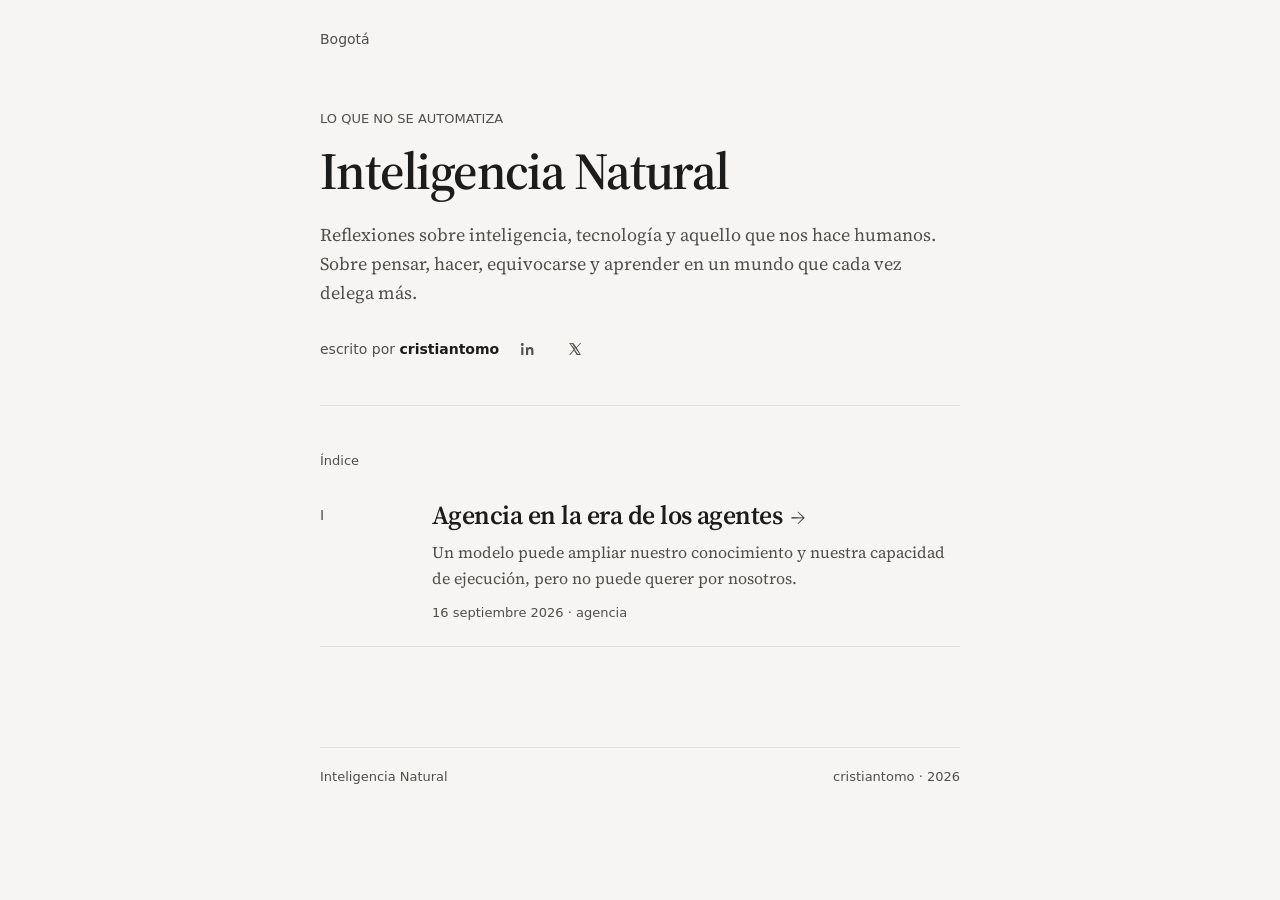
<file: index.html>
<!DOCTYPE html>
<html lang="es">
<head>
  <meta charset="UTF-8">
  <meta name="viewport" content="width=device-width, initial-scale=1.0">
  <title>Inteligencia Natural</title>
  <link rel="preconnect" href="https://fonts.googleapis.com">
  <link rel="preconnect" href="https://fonts.gstatic.com" crossorigin>
  <link href="https://fonts.googleapis.com/css2?family=Source+Serif+4:ital,opsz,wght@0,8..60,400;0,8..60,600;1,8..60,400&display=swap" rel="stylesheet">
  <link rel="stylesheet" href="styles.css">
</head>
<body>
  <header class="site-header">
    <div class="wrap header-bar">
      <a class="brand" href="index.html">Bogotá</a>
    </div>
  </header>

  <main>
    <section class="cover">
      <div class="wrap">
        <p class="cover-kicker">LO QUE NO SE AUTOMATIZA</p>
        <h1>Inteligencia Natural</h1>
        <p class="dedication">Reflexiones sobre inteligencia, tecnología y aquello que nos hace humanos. Sobre pensar, hacer, equivocarse y aprender en un mundo que cada vez delega más.</p>
        <div class="byline-row">
          <p class="byline">escrito por <strong>cristiantomo</strong></p>
          <div class="byline-actions">
            <a class="icon-btn" href="https://www.linkedin.com/in/cristiantomo/" target="_blank" rel="noopener noreferrer" aria-label="LinkedIn">
              <svg viewBox="0 0 24 24" aria-hidden="true"><g transform="translate(12 12) scale(1.28) translate(-12 -12)"><path d="M6.5 8.5A1.75 1.75 0 1 1 6.5 5a1.75 1.75 0 0 1 0 3.5ZM5.25 10h2.5v9h-2.5v-9ZM10.25 10H13v1.23c.4-.78 1.4-1.48 2.88-1.48 3.08 0 3.62 1.86 3.62 4.66V19h-2.5v-4.2c0-1.2-.02-2.74-1.67-2.74-1.67 0-1.93 1.3-1.93 2.65V19h-2.5v-9Z"/></g></svg>
            </a>
            <a class="icon-btn" href="https://x.com/cristiantomo" target="_blank" rel="noopener noreferrer" aria-label="Twitter / X">
              <svg viewBox="0 0 24 24" aria-hidden="true"><path d="M14.7 10.3 21.2 3h-1.54l-5.66 6.35L9.5 3H3.2l6.82 9.73L3.2 21h1.54l5.96-6.7L14.5 21h6.3l-6.1-10.7Zm-2.1 2.37-.7-.97L5.3 4.17h2.36l4.45 6.2.69.97 5.8 8.08h-2.36l-4.64-6.75Z"/></svg>
            </a>
          </div>
        </div>
        <hr class="rule">
      </div>
    </section>

    <section class="toc">
      <div class="wrap">
        <p class="toc-label">Índice</p>

        <a class="chapter" href="agencia.html">
          <span class="chapter-num">I</span>
          <div>
            <h2>Agencia en la era de los agentes</h2>
            <p>Un modelo puede ampliar nuestro conocimiento y nuestra capacidad de ejecución, pero no puede querer por nosotros.</p>
            <span class="chapter-meta">16 septiembre 2026 · agencia</span>
          </div>
        </a>
      </div>
    </section>
  </main>

  <div class="wrap">
    <footer>
      <span>Inteligencia Natural</span>
      <span>cristiantomo · 2026</span>
    </footer>
  </div>

</body>
</html>
</file>
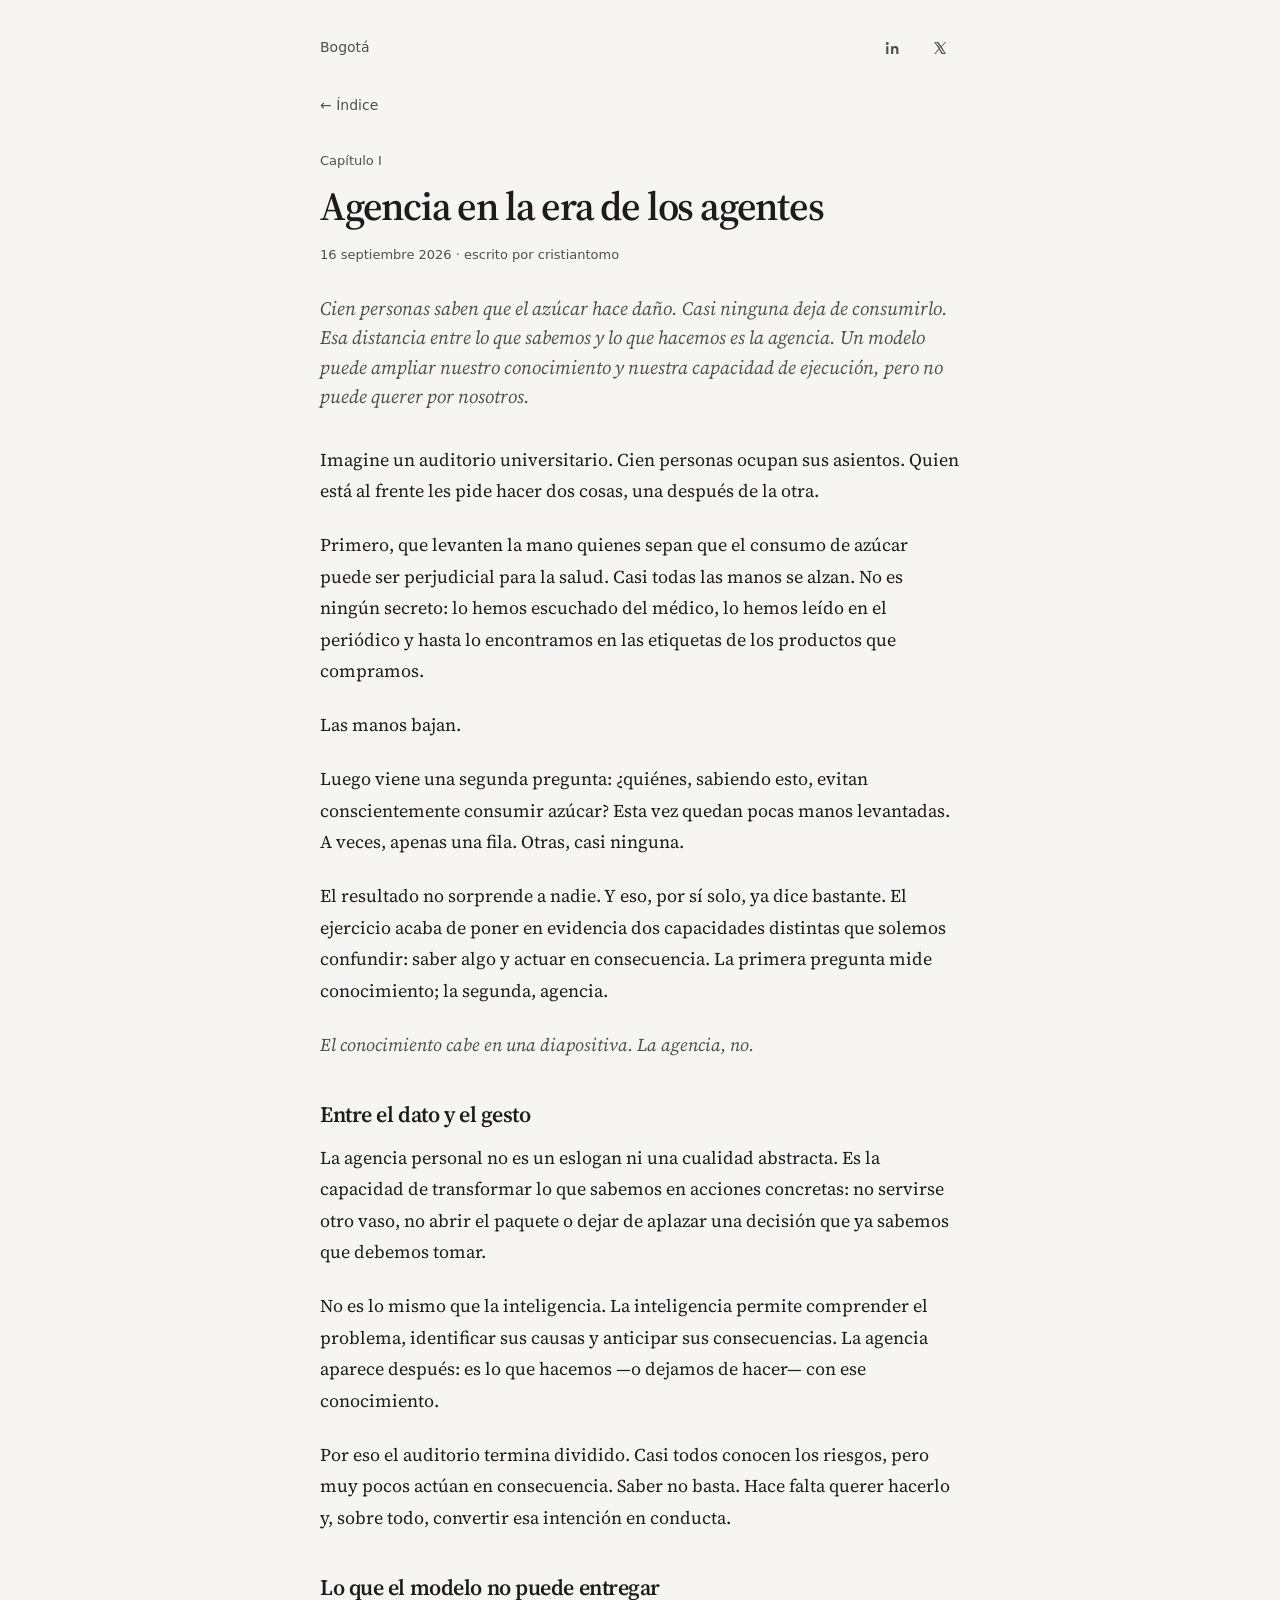
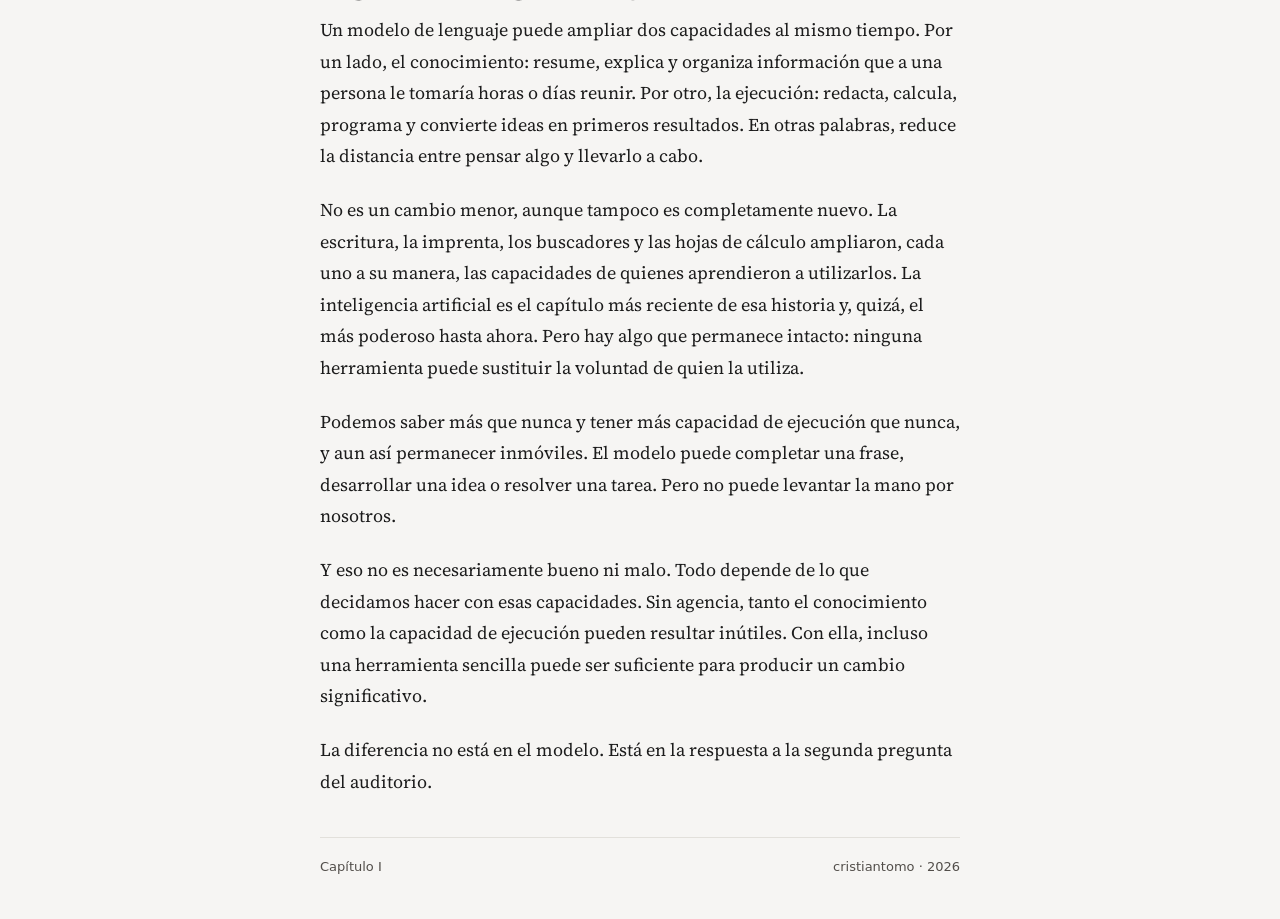
<file: agencia.html>
<!DOCTYPE html>
<html lang="es">
<head>
  <meta charset="UTF-8">
  <meta name="viewport" content="width=device-width, initial-scale=1.0">
  <title>Agencia en la era de los agentes — Inteligencia Natural</title>
  <link rel="preconnect" href="https://fonts.googleapis.com">
  <link rel="preconnect" href="https://fonts.gstatic.com" crossorigin>
  <link href="https://fonts.googleapis.com/css2?family=Source+Serif+4:ital,opsz,wght@0,8..60,400;0,8..60,600;1,8..60,400&display=swap" rel="stylesheet">
  <link rel="stylesheet" href="styles.css">
</head>
<body>
  <header class="site-header">
    <div class="wrap-narrow header-bar">
      <a class="brand" href="index.html">Bogotá</a>
      <div class="header-actions">
        <a class="icon-btn" href="https://www.linkedin.com/in/cristiantomo/" target="_blank" rel="noopener noreferrer" aria-label="LinkedIn">
          <svg viewBox="0 0 24 24" aria-hidden="true"><g transform="translate(12 12) scale(1.28) translate(-12 -12)"><path d="M6.5 8.5A1.75 1.75 0 1 1 6.5 5a1.75 1.75 0 0 1 0 3.5ZM5.25 10h2.5v9h-2.5v-9ZM10.25 10H13v1.23c.4-.78 1.4-1.48 2.88-1.48 3.08 0 3.62 1.86 3.62 4.66V19h-2.5v-4.2c0-1.2-.02-2.74-1.67-2.74-1.67 0-1.93 1.3-1.93 2.65V19h-2.5v-9Z"/></g></svg>
        </a>
        <a class="icon-btn" href="https://x.com/cristiantomo" target="_blank" rel="noopener noreferrer" aria-label="Twitter / X">
          <svg viewBox="0 0 24 24" aria-hidden="true"><path d="M14.7 10.3 21.2 3h-1.54l-5.66 6.35L9.5 3H3.2l6.82 9.73L3.2 21h1.54l5.96-6.7L14.5 21h6.3l-6.1-10.7Zm-2.1 2.37-.7-.97L5.3 4.17h2.36l4.45 6.2.69.97 5.8 8.08h-2.36l-4.64-6.75Z"/></svg>
        </a>
      </div>
    </div>
  </header>

  <main class="wrap-narrow">
    <a class="back" href="index.html">← Índice</a>

    <header class="article-header">
      <p class="chapter-label">Capítulo I</p>
      <h1>Agencia en la era de los agentes</h1>
      <p class="dateline">16 septiembre 2026 · escrito por cristiantomo</p>
      <p class="summary">Cien personas saben que el azúcar hace daño. Casi ninguna deja de consumirlo. Esa distancia entre lo que sabemos y lo que hacemos es la agencia. Un modelo puede ampliar nuestro conocimiento y nuestra capacidad de ejecución, pero no puede querer por nosotros.</p>
    </header>

    <article class="article-body">
      <p>Imagine un auditorio universitario. Cien personas ocupan sus asientos. Quien está al frente les pide hacer dos cosas, una después de la otra.</p>
      <p>Primero, que levanten la mano quienes sepan que el consumo de azúcar puede ser perjudicial para la salud. Casi todas las manos se alzan. No es ningún secreto: lo hemos escuchado del médico, lo hemos leído en el periódico y hasta lo encontramos en las etiquetas de los productos que compramos.</p>
      <p>Las manos bajan.</p>
      <p>Luego viene una segunda pregunta: ¿quiénes, sabiendo esto, evitan conscientemente consumir azúcar? Esta vez quedan pocas manos levantadas. A veces, apenas una fila. Otras, casi ninguna.</p>
      <p>El resultado no sorprende a nadie. Y eso, por sí solo, ya dice bastante. El ejercicio acaba de poner en evidencia dos capacidades distintas que solemos confundir: saber algo y actuar en consecuencia. La primera pregunta mide conocimiento; la segunda, agencia.</p>
      <p class="ash">El conocimiento cabe en una diapositiva. La agencia, no.</p>
      <h2>Entre el dato y el gesto</h2>
      <p>La agencia personal no es un eslogan ni una cualidad abstracta. Es la capacidad de transformar lo que sabemos en acciones concretas: no servirse otro vaso, no abrir el paquete o dejar de aplazar una decisión que ya sabemos que debemos tomar.</p>
      <p>No es lo mismo que la inteligencia. La inteligencia permite comprender el problema, identificar sus causas y anticipar sus consecuencias. La agencia aparece después: es lo que hacemos —o dejamos de hacer— con ese conocimiento.</p>
      <p>Por eso el auditorio termina dividido. Casi todos conocen los riesgos, pero muy pocos actúan en consecuencia. Saber no basta. Hace falta querer hacerlo y, sobre todo, convertir esa intención en conducta.</p>
      <h2>Lo que el modelo no puede entregar</h2>
      <p>Un modelo de lenguaje puede ampliar dos capacidades al mismo tiempo. Por un lado, el conocimiento: resume, explica y organiza información que a una persona le tomaría horas o días reunir. Por otro, la ejecución: redacta, calcula, programa y convierte ideas en primeros resultados. En otras palabras, reduce la distancia entre pensar algo y llevarlo a cabo.</p>
      <p>No es un cambio menor, aunque tampoco es completamente nuevo. La escritura, la imprenta, los buscadores y las hojas de cálculo ampliaron, cada uno a su manera, las capacidades de quienes aprendieron a utilizarlos. La inteligencia artificial es el capítulo más reciente de esa historia y, quizá, el más poderoso hasta ahora. Pero hay algo que permanece intacto: ninguna herramienta puede sustituir la voluntad de quien la utiliza.</p>
      <p>Podemos saber más que nunca y tener más capacidad de ejecución que nunca, y aun así permanecer inmóviles. El modelo puede completar una frase, desarrollar una idea o resolver una tarea. Pero no puede levantar la mano por nosotros.</p>
      <p>Y eso no es necesariamente bueno ni malo. Todo depende de lo que decidamos hacer con esas capacidades. Sin agencia, tanto el conocimiento como la capacidad de ejecución pueden resultar inútiles. Con ella, incluso una herramienta sencilla puede ser suficiente para producir un cambio significativo.</p>
      <p>La diferencia no está en el modelo. Está en la respuesta a la segunda pregunta del auditorio.</p>
    </article>
  </main>

  <div class="wrap-narrow">
    <footer>
      <span>Capítulo I</span>
      <span>cristiantomo · 2026</span>
    </footer>
  </div>

</body>
</html>
</file>
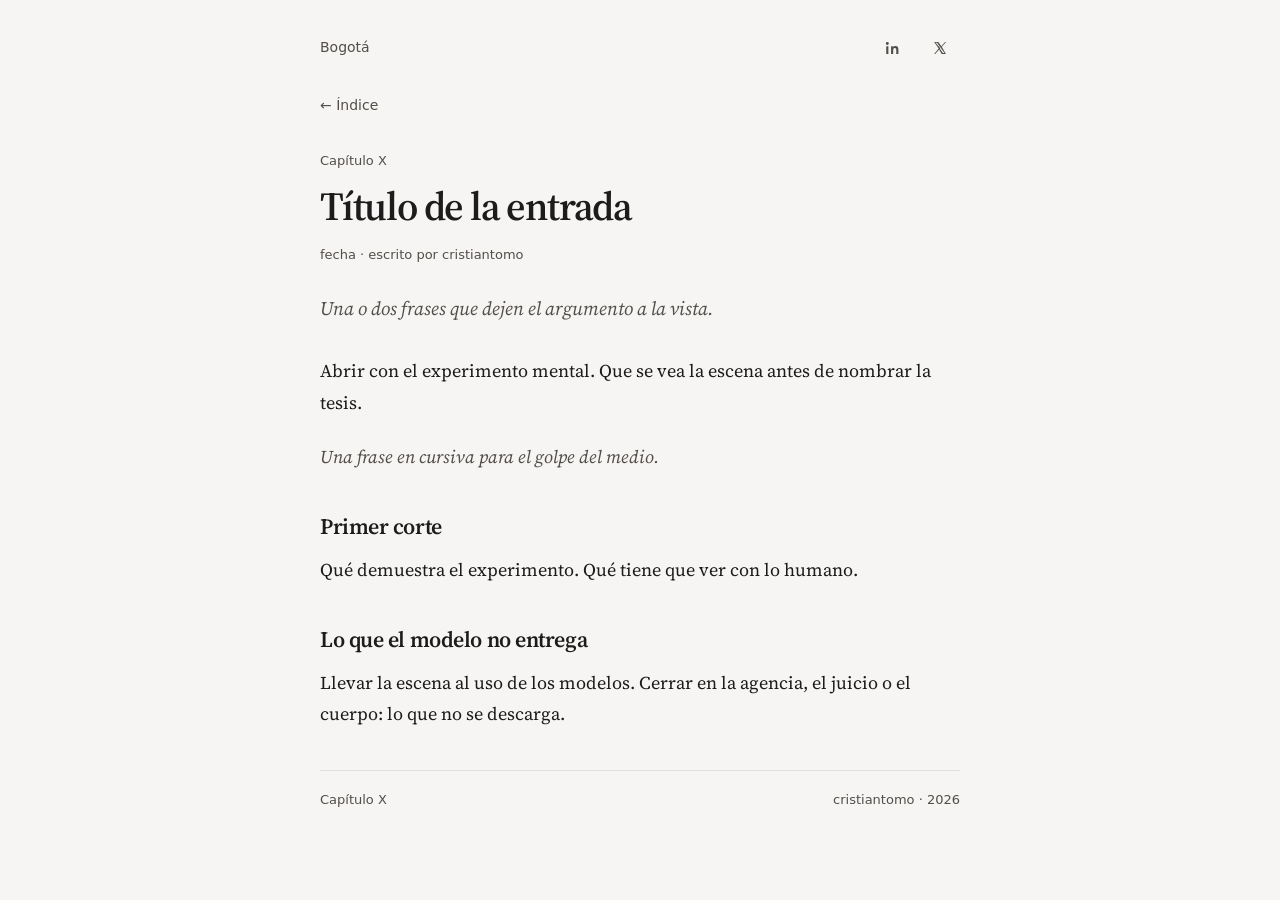
<file: articulo.html>
<!DOCTYPE html>
<html lang="es">
<head>
  <meta charset="UTF-8">
  <meta name="viewport" content="width=device-width, initial-scale=1.0">
  <title>Título de la entrada — Inteligencia Natural</title>
  <link rel="preconnect" href="https://fonts.googleapis.com">
  <link rel="preconnect" href="https://fonts.gstatic.com" crossorigin>
  <link href="https://fonts.googleapis.com/css2?family=Source+Serif+4:ital,opsz,wght@0,8..60,400;0,8..60,600;1,8..60,400&display=swap" rel="stylesheet">
  <link rel="stylesheet" href="styles.css">
</head>
<body>
  <!--
    Plantilla para una entrada.
    1. Duplicar este archivo con un nombre propio (agencia.html, etc.).
    2. Completar título, capítulo, fecha, resumen y cuerpo.
    3. Añadir el enlace en el índice de index.html.
    4. Si ya hay una entrada siguiente, descomentar el bloque .next.
    Abrir con un experimento mental. Cerrar en lo humano que el modelo no entrega.
  -->
  <header class="site-header">
    <div class="wrap-narrow header-bar">
      <a class="brand" href="index.html">Bogotá</a>
      <div class="header-actions">
        <a class="icon-btn" href="https://www.linkedin.com/in/cristiantomo/" target="_blank" rel="noopener noreferrer" aria-label="LinkedIn">
          <svg viewBox="0 0 24 24" aria-hidden="true"><g transform="translate(12 12) scale(1.28) translate(-12 -12)"><path d="M6.5 8.5A1.75 1.75 0 1 1 6.5 5a1.75 1.75 0 0 1 0 3.5ZM5.25 10h2.5v9h-2.5v-9ZM10.25 10H13v1.23c.4-.78 1.4-1.48 2.88-1.48 3.08 0 3.62 1.86 3.62 4.66V19h-2.5v-4.2c0-1.2-.02-2.74-1.67-2.74-1.67 0-1.93 1.3-1.93 2.65V19h-2.5v-9Z"/></g></svg>
        </a>
        <a class="icon-btn" href="https://x.com/cristiantomo" target="_blank" rel="noopener noreferrer" aria-label="Twitter / X">
          <svg viewBox="0 0 24 24" aria-hidden="true"><path d="M14.7 10.3 21.2 3h-1.54l-5.66 6.35L9.5 3H3.2l6.82 9.73L3.2 21h1.54l5.96-6.7L14.5 21h6.3l-6.1-10.7Zm-2.1 2.37-.7-.97L5.3 4.17h2.36l4.45 6.2.69.97 5.8 8.08h-2.36l-4.64-6.75Z"/></svg>
        </a>
      </div>
    </div>
  </header>

  <main class="wrap-narrow">
    <a class="back" href="index.html">← Índice</a>

    <header class="article-header">
      <p class="chapter-label">Capítulo X</p>
      <h1>Título de la entrada</h1>
      <p class="dateline">fecha · escrito por cristiantomo</p>
      <p class="summary">Una o dos frases que dejen el argumento a la vista.</p>
    </header>

    <article class="article-body">
      <p>Abrir con el experimento mental. Que se vea la escena antes de nombrar la tesis.</p>
      <p class="ash">Una frase en cursiva para el golpe del medio.</p>
      <h2>Primer corte</h2>
      <p>Qué demuestra el experimento. Qué tiene que ver con lo humano.</p>
      <h2>Lo que el modelo no entrega</h2>
      <p>Llevar la escena al uso de los modelos. Cerrar en la agencia, el juicio o el cuerpo: lo que no se descarga.</p>
    </article>

    <!--
    <a class="next" href="siguiente.html">
      <small>Capítulo X</small>
      <strong>Título de la siguiente entrada</strong>
    </a>
    -->
  </main>

  <div class="wrap-narrow">
    <footer>
      <span>Capítulo X</span>
      <span>cristiantomo · 2026</span>
    </footer>
  </div>

</body>
</html>
</file>
<file: styles.css>
:root {
  --paper: #f6f5f3;
  --ink: #1c1c1c;
  --ink-soft: #524e4a;
  --line: #e2e0db;
  --max: 40rem;
  --serif: "Source Serif 4", Georgia, "Iowan Old Style", serif;
  --sans: system-ui, -apple-system, "Segoe UI", sans-serif;
}

* {
  box-sizing: border-box;
  margin: 0;
  padding: 0;
}

html {
  scroll-behavior: smooth;
}

body {
  font-family: var(--serif);
  background: var(--paper);
  color: var(--ink);
  min-height: 100vh;
  line-height: 1.7;
  -webkit-font-smoothing: antialiased;
  padding-left: env(safe-area-inset-left);
  padding-right: env(safe-area-inset-right);
}

a {
  color: inherit;
  text-decoration: none;
}

:focus-visible {
  outline: 2px solid var(--ink);
  outline-offset: 3px;
}

.wrap,
.wrap-narrow {
  width: min(var(--max), calc(100% - 48px));
  margin: 0 auto;
}

.site-header {
  padding: 28px 0 8px;
}

.header-bar {
  display: flex;
  align-items: center;
  justify-content: space-between;
  gap: 16px;
}

.brand,
.cover-kicker,
.toc-label,
.byline,
.dateline,
.chapter-meta,
.chapter-label,
.back,
.chapter-num,
.next,
footer {
  font-family: var(--sans);
}

.brand {
  font-size: 14px;
  color: var(--ink-soft);
}

.brand:hover {
  color: var(--ink);
}

.header-actions,
.byline-actions {
  display: flex;
  align-items: center;
  gap: 8px;
}

.icon-btn {
  width: 40px;
  height: 40px;
  display: grid;
  place-items: center;
  border: 0;
  border-radius: 8px;
  background: transparent;
  color: var(--ink-soft);
  cursor: pointer;
}

.icon-btn:hover {
  color: var(--ink);
  background: color-mix(in srgb, var(--ink) 8%, transparent);
}

.icon-btn svg {
  width: 16px;
  height: 16px;
  fill: currentColor;
}

.cover {
  padding: 48px 0 8px;
}

.cover-kicker {
  font-size: 13px;
  color: var(--ink-soft);
  margin-bottom: 12px;
}

.cover h1 {
  font-weight: 600;
  font-size: clamp(36px, 6vw, 52px);
  letter-spacing: -0.03em;
  line-height: 1.1;
  text-wrap: balance;
}

.dedication {
  margin-top: 22px;
  font-size: 18px;
  line-height: 1.6;
  color: var(--ink-soft);
  text-wrap: pretty;
}

.byline-row {
  display: flex;
  align-items: center;
  flex-wrap: wrap;
  gap: 4px 8px;
  margin-top: 22px;
}

.byline {
  font-size: 14px;
  color: var(--ink-soft);
}

.byline strong {
  color: var(--ink);
  font-weight: 600;
}

.rule {
  margin: 36px 0 0;
  border: 0;
  border-top: 1px solid var(--line);
}

.toc {
  padding: 8px 0 72px;
}

.toc-label {
  font-size: 13px;
  color: var(--ink-soft);
  padding: 28px 0 4px;
}

.chapter {
  display: grid;
  grid-template-columns: 6.25rem 1fr;
  gap: 8px 12px;
  padding: 22px 0;
  border-bottom: 1px solid var(--line);
}

.chapter-num {
  font-size: 14px;
  color: var(--ink-soft);
  padding-top: 5px;
  white-space: nowrap;
}

.chapter h2 {
  font-size: clamp(22px, 3vw, 26px);
  font-weight: 600;
  letter-spacing: -0.02em;
  line-height: 1.3;
  text-wrap: balance;
}

.chapter h2::after {
  content: "→";
  display: inline-block;
  margin-left: 0.4em;
  color: var(--ink-soft);
  font-weight: 400;
  font-size: 0.82em;
}

.chapter:hover h2,
.chapter:focus-visible h2 {
  text-decoration: underline;
  text-decoration-thickness: 1px;
  text-underline-offset: 4px;
}

.chapter:hover h2::after,
.chapter:focus-visible h2::after {
  color: var(--ink);
}

.chapter p {
  margin-top: 8px;
  color: var(--ink-soft);
  font-size: 16px;
  line-height: 1.6;
  text-wrap: pretty;
}

.chapter-meta {
  display: block;
  margin-top: 10px;
  font-size: 13px;
  color: var(--ink-soft);
}

.back {
  display: inline-block;
  margin: 18px 0 32px;
  font-size: 14px;
  color: var(--ink-soft);
}

.back:hover {
  color: var(--ink);
}

.chapter-label {
  font-size: 13px;
  color: var(--ink-soft);
  margin-bottom: 10px;
}

.article-header h1 {
  font-size: clamp(30px, 5vw, 40px);
  font-weight: 600;
  letter-spacing: -0.03em;
  line-height: 1.2;
  text-wrap: balance;
}

.dateline {
  margin-top: 14px;
  font-size: 13px;
  color: var(--ink-soft);
}

.summary {
  margin-top: 28px;
  font-size: 19px;
  font-style: italic;
  line-height: 1.55;
  color: var(--ink-soft);
  text-wrap: pretty;
}

.article-body {
  padding: 32px 0 12px;
  font-size: 18px;
  line-height: 1.75;
}

.article-body p + p {
  margin-top: 1.25em;
}

.article-body h2 {
  font-weight: 600;
  font-size: 22px;
  letter-spacing: -0.02em;
  line-height: 1.3;
  margin: 1.8em 0 0.6em;
  text-wrap: balance;
}

.ash {
  font-style: italic;
  color: var(--ink-soft);
}

.next {
  display: block;
  margin-top: 28px;
  padding: 22px 0 64px;
  border-top: 1px solid var(--line);
}

.next small {
  display: block;
  font-size: 13px;
  color: var(--ink-soft);
  margin-bottom: 6px;
}

.next strong {
  font-family: var(--serif);
  font-size: 22px;
  font-weight: 600;
  letter-spacing: -0.02em;
}

.next:hover strong {
  text-decoration: underline;
  text-underline-offset: 3px;
}

footer {
  border-top: 1px solid var(--line);
  margin-top: 28px;
  padding: 18px 0 40px;
  font-size: 13px;
  color: var(--ink-soft);
  display: flex;
  justify-content: space-between;
  flex-wrap: wrap;
  gap: 8px 16px;
}

@media (max-width: 640px) {
  .wrap,
  .wrap-narrow {
    width: min(100% - 36px, var(--max));
  }

  .site-header {
    padding-top: 16px;
  }

  .cover {
    padding-top: 28px;
  }

  .dedication,
  .summary {
    font-size: 17px;
  }

  .article-body {
    font-size: 17px;
  }

  .chapter {
    grid-template-columns: 4.5rem 1fr;
    gap: 8px;
  }
}
</file>
